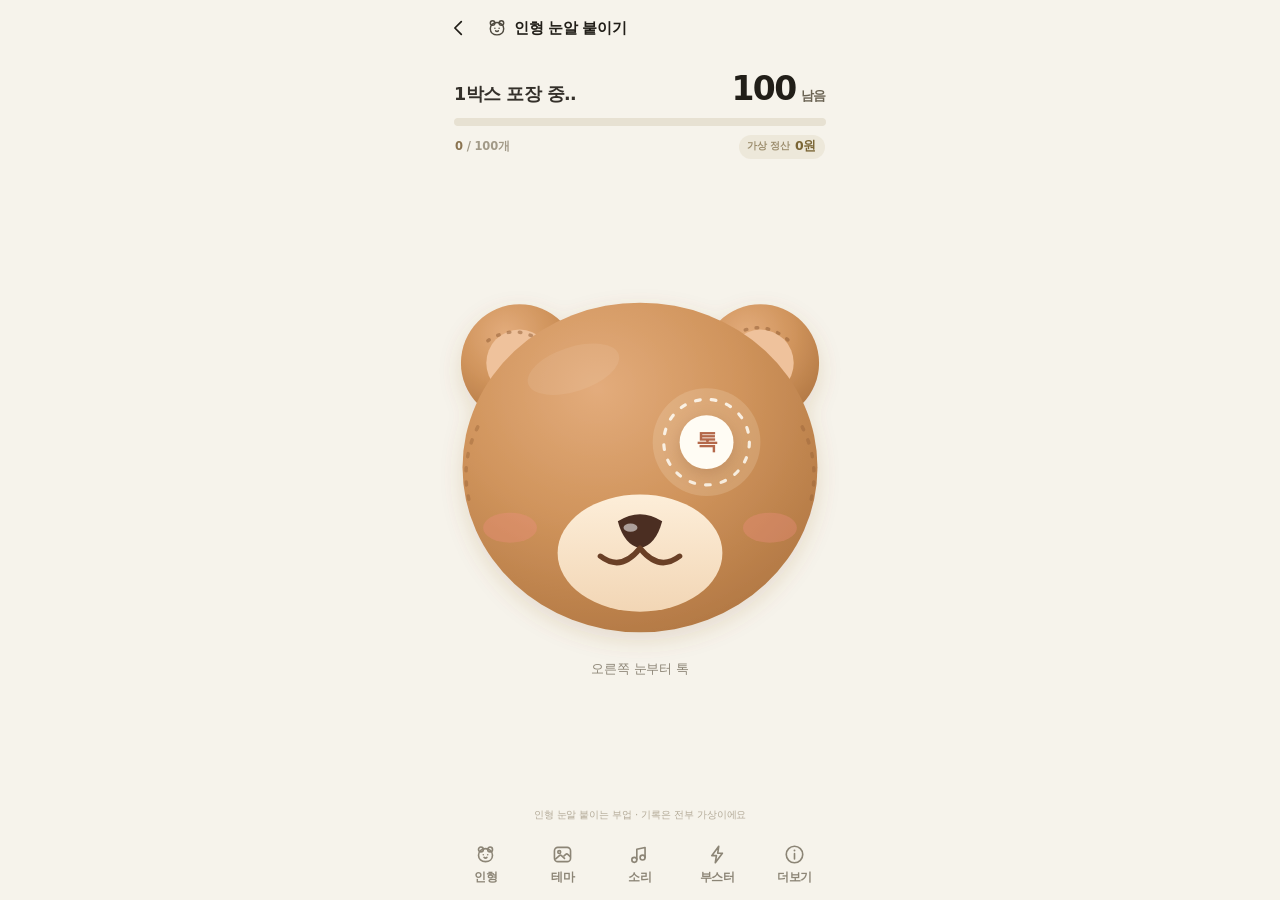
<file: index.html>
<!DOCTYPE html>
<html lang="ko">
<head>
  <meta charset="utf-8" />
  <meta name="viewport" content="width=device-width, initial-scale=1, viewport-fit=cover, user-scalable=no" />
  <meta name="theme-color" content="#F6F3EB" />
  <link rel="icon" href="favicon.svg" type="image/svg+xml" />
  <meta name="description" content="곰돌이와 토끼 인형에 눈알을 톡톡 붙이며 잡생각을 비우는 힐링 엔터테인먼트, 인형 눈알 붙이기." />
  <title>인형 눈알 붙이기</title>
  <link rel="stylesheet" href="styles.css?v=moktak26" />
</head>
<body>
  <div class="app" id="app">

    <!-- 상단: 뒤로가기 · 앱 이름 (토스 미니앱 헤더와 같은 결) -->
    <header class="topbar">
      <button class="topbar__back" id="backBtn" type="button" aria-label="뒤로가기">
        <svg viewBox="0 0 24 24" width="22" height="22" fill="none" stroke="currentColor" stroke-width="1.9" stroke-linecap="round" stroke-linejoin="round" aria-hidden="true">
          <path d="M14.5 5 7.5 12l7 7" />
        </svg>
      </button>
      <span class="topbar__mark" aria-hidden="true">
        <svg viewBox="0 0 24 24" width="22" height="22" fill="none" stroke="currentColor" stroke-width="1.6" stroke-linecap="round" stroke-linejoin="round">
          <circle cx="7.2" cy="6.6" r="2.5" />
          <circle cx="16.8" cy="6.6" r="2.5" />
          <path d="M12 5.9c4.2 0 7.3 2.9 7.3 6.9s-3.1 6.7-7.3 6.7-7.3-2.7-7.3-6.7S7.8 5.9 12 5.9Z" />
          <path d="M9.7 12.2h.01M14.3 12.2h.01" />
          <path d="M10.5 15.1c.9.8 2.1.8 3 0" />
        </svg>
      </span>
      <h1 class="topbar__title">인형 눈알 붙이기</h1>
    </header>

    <!-- 상단: 이번 박스 포장 진행 + 오늘 현황 + 가상 정산 (한 곳에 통합 · 1박스 = 100개) -->
    <section class="progress" aria-label="이번 박스 포장 진행과 가상 정산">
      <div class="progress__head">
        <p class="progress__label" id="progressLabel">1박스 포장 중..</p>
        <span class="focus-pill" id="focusPill" hidden>집중 <b id="focusTimer">30</b>초</span>
        <p class="progress__count"><b id="remainCount">100</b><span>남음</span></p>
      </div>
      <div class="progress__track" role="progressbar" aria-label="이번 박스 포장" aria-valuemin="0" aria-valuemax="100" aria-valuenow="0" id="progressBar">
        <span class="progress__fill" id="progressFill"><i class="progress__shine" aria-hidden="true"></i></span>
        <span class="progress__tip" id="progressTip" aria-hidden="true"></span>
      </div>
      <div class="progress__meta">
        <p class="progress__inbox" id="inBoxLine"><b>0</b> / 100개</p>
        <p class="progress__payout" id="payoutChip">
          <span class="progress__payout-label">가상 정산</span>
          <b class="progress__payout-amount" id="payoutAmount">0원</b>
        </p>
      </div>
    </section>

    <!-- 인형 (화면의 주인공) -->
    <main class="stage" id="stage">
      <div class="doll-area" id="dollArea">
        <svg id="dollSvg" class="doll-svg" viewBox="34 0 252 294" role="img" aria-label="눈이 없는 인형. 인형 얼굴을 톡톡 눌러 눈을 붙여 주세요.">
          <defs>
            <radialGradient id="furBear" cx="38%" cy="26%" r="84%">
              <stop offset="0%" stop-color="#E3AC7C"/>
              <stop offset="48%" stop-color="#D0945C"/>
              <stop offset="100%" stop-color="#AE7440"/>
            </radialGradient>
            <radialGradient id="furRabbit" cx="38%" cy="24%" r="86%">
              <stop offset="0%" stop-color="#FFFDFA"/>
              <stop offset="52%" stop-color="#F7E5D0"/>
              <stop offset="100%" stop-color="#DDBC9A"/>
            </radialGradient>
            <linearGradient id="muzzleBear" x1="0" y1="0" x2="0" y2="1">
              <stop offset="0%" stop-color="#FDEED9"/>
              <stop offset="100%" stop-color="#F2D6B5"/>
            </linearGradient>
            <linearGradient id="muzzleRabbit" x1="0" y1="0" x2="0" y2="1">
              <stop offset="0%" stop-color="#FFFFFF"/>
              <stop offset="100%" stop-color="#FDEFE2"/>
            </linearGradient>
            <linearGradient id="ribbonSpecial" x1="0" y1="0" x2="1" y2="1">
              <stop offset="0%" stop-color="#FFE28A"/>
              <stop offset="45%" stop-color="#FFC24D"/>
              <stop offset="100%" stop-color="#F0A227"/>
            </linearGradient>
            <!-- 특별 주문 인형: 황금 털 / 리본 털 -->
            <radialGradient id="furGold" cx="36%" cy="24%" r="86%">
              <stop offset="0%" stop-color="#FFF6D4"/>
              <stop offset="42%" stop-color="#F8D172"/>
              <stop offset="78%" stop-color="#E3A32E"/>
              <stop offset="100%" stop-color="#BC7A15"/>
            </radialGradient>
            <linearGradient id="muzzleGold" x1="0" y1="0" x2="0" y2="1">
              <stop offset="0%" stop-color="#FFFAE4"/>
              <stop offset="100%" stop-color="#F6E1AB"/>
            </linearGradient>
            <radialGradient id="furRose" cx="38%" cy="24%" r="86%">
              <stop offset="0%" stop-color="#FFF4F5"/>
              <stop offset="52%" stop-color="#FBD9DF"/>
              <stop offset="100%" stop-color="#E6ADB7"/>
            </radialGradient>
            <linearGradient id="muzzleRose" x1="0" y1="0" x2="0" y2="1">
              <stop offset="0%" stop-color="#FFFFFF"/>
              <stop offset="100%" stop-color="#FCE4E8"/>
            </linearGradient>
            <radialGradient id="glowWarm">
              <stop offset="0%" stop-color="#FFD98F" stop-opacity="0.55"/>
              <stop offset="60%" stop-color="#FFD98F" stop-opacity="0.16"/>
              <stop offset="100%" stop-color="#FFD98F" stop-opacity="0"/>
            </radialGradient>
            <radialGradient id="glowRose">
              <stop offset="0%" stop-color="#FFC9D6" stop-opacity="0.5"/>
              <stop offset="60%" stop-color="#FFC9D6" stop-opacity="0.14"/>
              <stop offset="100%" stop-color="#FFC9D6" stop-opacity="0"/>
            </radialGradient>
            <filter id="plushShadow" x="-30%" y="-30%" width="160%" height="170%">
              <feDropShadow dx="0" dy="5" stdDeviation="7" flood-color="#8C5A34" flood-opacity="0.16"/>
            </filter>
          </defs>
          
          <g id="bodyLayer"></g>
          <g id="guideLayer"></g>
          <g id="eyesLayer"></g>
          <g id="fxLayer"></g>
        </svg>

        <div class="pop-layer" id="popLayer" aria-hidden="true"></div>
      </div>

      <!-- 지금 할 일 한 줄 -->
      <p class="hint" id="hint" aria-live="polite">눈을 톡 눌러 보세요</p>
    </main>

    <!-- 고지 한 줄: 탭 바 바로 위에 아주 은은하게 -->
    <p class="notice-line">인형 눈알 붙이는 부업 · 기록은 전부 가상이에요</p>

    <!-- 하단 아이콘 탭 바 -->
    <nav class="tabbar" aria-label="메뉴">
      <button class="tab" id="tabDoll" type="button">
        <svg class="tab__icon" viewBox="0 0 24 24" fill="none" stroke="currentColor" stroke-width="1.7" stroke-linecap="round" stroke-linejoin="round" aria-hidden="true">
          <circle cx="7.2" cy="6.7" r="2.5" />
          <circle cx="16.8" cy="6.7" r="2.5" />
          <path d="M12 5.9c4.2 0 7.3 2.9 7.3 6.9s-3.1 6.7-7.3 6.7-7.3-2.7-7.3-6.7S7.8 5.9 12 5.9Z" />
          <path d="M9.7 12.2h.01M14.3 12.2h.01" />
          <path d="M10.5 15.1c.9.8 2.1.8 3 0" />
        </svg>
        <span class="tab__label">인형</span>
      </button>

      <button class="tab" id="tabTheme" type="button">
        <svg class="tab__icon" viewBox="0 0 24 24" fill="none" stroke="currentColor" stroke-width="1.7" stroke-linecap="round" stroke-linejoin="round" aria-hidden="true">
          <rect x="3.6" y="4.6" width="16.8" height="14.8" rx="3.6" />
          <circle cx="8.6" cy="9.5" r="1.5" />
          <path d="m4.9 16.6 3.9-3.5a1.6 1.6 0 0 1 2.1 0l3.2 2.9" />
          <path d="m13.6 13.5 1.8-1.6a1.6 1.6 0 0 1 2.1 0l2.4 2.2" />
        </svg>
        <span class="tab__label">테마</span>
      </button>

      <button class="tab" id="tabSound" type="button" aria-pressed="true">
        <svg class="tab__icon ico-on" viewBox="0 0 24 24" fill="none" stroke="currentColor" stroke-width="1.7" stroke-linecap="round" stroke-linejoin="round" aria-hidden="true">
          <path d="M9.2 17.1V6.6l8.6-1.9v10.4" />
          <circle cx="6.6" cy="17.6" r="2.6" />
          <circle cx="15.2" cy="15.2" r="2.6" />
        </svg>
        <svg class="tab__icon ico-off" viewBox="0 0 24 24" fill="none" stroke="currentColor" stroke-width="1.7" stroke-linecap="round" stroke-linejoin="round" aria-hidden="true">
          <path d="M9.2 17.1V6.6l8.6-1.9v10.4" />
          <circle cx="6.6" cy="17.6" r="2.6" />
          <circle cx="15.2" cy="15.2" r="2.6" />
          <path d="m4.4 4.2 15.2 15.6" />
        </svg>
        <span class="tab__label">소리</span>
      </button>

      <button class="tab" id="tabBoost" type="button">
        <svg class="tab__icon" viewBox="0 0 24 24" fill="none" stroke="currentColor" stroke-width="1.7" stroke-linecap="round" stroke-linejoin="round" aria-hidden="true">
          <path d="M13.3 3.4 6 13.2h4.9L9.7 20.6l7.4-9.9h-4.9z" />
        </svg>
        <span class="tab__label">부스터</span>
      </button>

      <button class="tab" id="tabMore" type="button">
        <svg class="tab__icon" viewBox="0 0 24 24" fill="none" stroke="currentColor" stroke-width="1.7" stroke-linecap="round" stroke-linejoin="round" aria-hidden="true">
          <circle cx="12" cy="12" r="8.6" />
          <path d="M12 11.1v5.5" />
          <circle cx="12" cy="7.9" r="1" fill="currentColor" stroke="none" />
        </svg>
        <span class="tab__label">더보기</span>
      </button>
    </nav>
  </div>

  <!-- ================= 더보기 메뉴 ================= -->
  <div class="sheet" id="moreSheet" data-overlay hidden>
    <div class="sheet__backdrop" data-close="moreSheet"></div>
    <div class="sheet__wrap">
      <div class="sheet__card" role="dialog" aria-modal="true" aria-label="더보기 메뉴">
        <button class="row" id="shareBtn" type="button">
          <svg class="row__icon" viewBox="0 0 24 24" fill="none" stroke="currentColor" stroke-width="1.7" stroke-linecap="round" stroke-linejoin="round" aria-hidden="true">
            <path d="M12 15.4V4.5" />
            <path d="m8.3 8.1 3.7-3.7 3.7 3.7" />
            <path d="M5.6 13.1v5.2a1.7 1.7 0 0 0 1.7 1.7h9.4a1.7 1.7 0 0 0 1.7-1.7v-5.2" />
          </svg>
          <span class="row__label">친구에게 공유</span>
        </button>

        <button class="row" id="notifyBtn" type="button">
          <svg class="row__icon" viewBox="0 0 24 24" fill="none" stroke="currentColor" stroke-width="1.7" stroke-linecap="round" stroke-linejoin="round" aria-hidden="true">
            <path d="M18.1 16.3H5.9c1.1-1.2 1.5-2.8 1.5-4.5 0-2.6 1.9-4.7 4.6-4.7s4.6 2.1 4.6 4.7c0 1.7.4 3.3 1.5 4.5Z" />
            <path d="M10.2 19.1a1.9 1.9 0 0 0 3.6 0" />
          </svg>
          <span class="row__label">알림 받기</span>
          <span class="row__note" id="notifyNote" hidden>켜짐</span>
        </button>

        <button class="row" id="recordBtn" type="button">
          <svg class="row__icon" viewBox="0 0 24 24" fill="none" stroke="currentColor" stroke-width="1.7" stroke-linecap="round" stroke-linejoin="round" aria-hidden="true">
            <circle cx="12" cy="12" r="3.1" />
            <path d="M12 3.6v2.1M12 18.3v2.1M3.6 12h2.1M18.3 12h2.1M6.1 6.1l1.5 1.5M16.4 16.4l1.5 1.5M17.9 6.1l-1.5 1.5M7.6 16.4l-1.5 1.5" />
          </svg>
          <span class="row__label">설정 및 기록</span>
        </button>

        <button class="row" id="aboutBtn" type="button">
          <svg class="row__icon" viewBox="0 0 24 24" fill="none" stroke="currentColor" stroke-width="1.7" stroke-linecap="round" stroke-linejoin="round" aria-hidden="true">
            <circle cx="12" cy="12" r="8.6" />
            <path d="M12 11.1v5.5" />
            <circle cx="12" cy="7.9" r="1" fill="currentColor" stroke="none" />
          </svg>
          <span class="row__label">안내 및 출처</span>
        </button>
      </div>
    </div>
  </div>

  <!-- ================= 인형 바꾸기 ================= -->
  <div class="sheet" id="dollSheet" data-overlay hidden>
    <div class="sheet__backdrop" data-close="dollSheet"></div>
    <div class="sheet__wrap">
      <div class="sheet__card" role="dialog" aria-modal="true" aria-label="인형 바꾸기">
        <p class="sheet__head">인형 바꾸기</p>
        <button class="opt" id="optBear" type="button" data-doll="bear">
          <span class="opt__face" aria-hidden="true">
            <svg viewBox="0 0 32 32" fill="none">
              <circle cx="16" cy="18" r="10" fill="#DDA36E" />
              <circle cx="7.5" cy="9.5" r="4.2" fill="#DDA36E" />
              <circle cx="24.5" cy="9.5" r="4.2" fill="#DDA36E" />
              <circle cx="12.4" cy="17.4" r="1.5" fill="#3B2A22" />
              <circle cx="19.6" cy="17.4" r="1.5" fill="#3B2A22" />
              <path d="M14.4 21.4q1.6 1.3 3.2 0" stroke="#3B2A22" stroke-width="1.3" stroke-linecap="round" />
            </svg>
          </span>
          <span class="opt__label">곰돌이</span>
          <svg class="opt__check" viewBox="0 0 24 24" width="20" height="20" fill="none" stroke="currentColor" stroke-width="2" stroke-linecap="round" stroke-linejoin="round" aria-hidden="true"><path d="m5.5 12.6 4.2 4.2 8.8-9.6" /></svg>
        </button>
        <button class="opt" id="optRabbit" type="button" data-doll="rabbit">
          <span class="opt__face" aria-hidden="true">
            <svg viewBox="0 0 32 32" fill="none">
              <ellipse cx="11.5" cy="8.5" rx="3.3" ry="6.3" fill="#F3E3D0" stroke="#E2CDB4" stroke-width="0.8" />
              <ellipse cx="20.5" cy="8.5" rx="3.3" ry="6.3" fill="#F3E3D0" stroke="#E2CDB4" stroke-width="0.8" />
              <circle cx="16" cy="19.5" r="9.4" fill="#FBF1E4" />
              <circle cx="12.7" cy="18.6" r="1.5" fill="#3B2A22" />
              <circle cx="19.3" cy="18.6" r="1.5" fill="#3B2A22" />
              <path d="M14.6 22.4q1.4 1.2 2.8 0" stroke="#3B2A22" stroke-width="1.3" stroke-linecap="round" />
            </svg>
          </span>
          <span class="opt__label">토끼</span>
          <svg class="opt__check" viewBox="0 0 24 24" width="20" height="20" fill="none" stroke="currentColor" stroke-width="2" stroke-linecap="round" stroke-linejoin="round" aria-hidden="true"><path d="m5.5 12.6 4.2 4.2 8.8-9.6" /></svg>
        </button>
      </div>
    </div>
  </div>

  <!-- ================= 테마 ================= -->
  <div class="sheet" id="themeSheet" data-overlay hidden>
    <div class="sheet__backdrop" data-close="themeSheet"></div>
    <div class="sheet__wrap">
      <div class="sheet__card" role="dialog" aria-modal="true" aria-label="배경 테마">
        <p class="sheet__head">배경 테마</p>
        <div class="swatches" id="swatches" role="group" aria-label="배경 테마"></div>
        <button class="row" id="ribbonRow" type="button">
          <svg class="row__icon" viewBox="0 0 24 24" fill="none" stroke="currentColor" stroke-width="1.7" stroke-linecap="round" stroke-linejoin="round" aria-hidden="true">
            <path d="M12 3.6 14 9l5.8.6-4.3 3.8 1.2 5.7L12 16.3 7.3 19.1l1.2-5.7L4.2 9.6 10 9z" />
          </svg>
          <span class="row__label">스페셜 배경</span>
          <span class="row__note" id="ribbonNote">광고 보고 열기</span>
        </button>
      </div>
    </div>
  </div>

  <!-- ================= 알림 받기 (버튼을 눌렀을 때만) ================= -->
  <div class="notify" id="notifySheet" data-overlay hidden>
    <div class="notify__backdrop" data-close="notifySheet"></div>
    <div class="notify__panel" role="dialog" aria-modal="true" aria-labelledby="notifyTitle">
      <h2 class="notify__title" id="notifyTitle">매일 인형 눈알 알림을<br />보내드릴까요?</h2>
      <p class="notify__sub" id="notifySub">눈알 붙일 시간, 살짝 알려드릴게요</p>

      <div class="notify__preview">
        <span class="notify__icon" aria-hidden="true">
          <svg viewBox="0 0 32 32" fill="none">
            <circle cx="16" cy="18.5" r="9" fill="#DDA36E" />
            <circle cx="8.4" cy="10.4" r="3.7" fill="#DDA36E" />
            <circle cx="23.6" cy="10.4" r="3.7" fill="#DDA36E" />
            <circle cx="12.8" cy="17.6" r="1.4" fill="#3B2A22" />
            <circle cx="19.2" cy="17.6" r="1.4" fill="#3B2A22" />
            <path d="M14.6 21.4q1.4 1.2 2.8 0" stroke="#3B2A22" stroke-width="1.2" stroke-linecap="round" />
          </svg>
        </span>
        <div class="notify__text">
          <p class="notify__text-title">오늘의 눈알</p>
          <p class="notify__text-body" id="notifyPreview">오늘 남은 눈알, 인형에 톡 붙이러 오세요.</p>
        </div>
      </div>

      <p class="notify__consent" id="notifyConsent">선택 · 인형 눈알 알림 신청서</p>

      <button class="btn-toss" id="notifyAgree" type="button">동의하고 알림받기</button>
      <button class="btn-toss btn-toss--ghost" id="notifyLater" type="button">나중에</button>
    </div>
  </div>

  <!-- ================= 종료 확인 ================= -->
  <div class="modal" id="exitModal" data-overlay hidden>
    <div class="modal-backdrop" data-close="exitModal"></div>
    <div class="modal-card" role="dialog" aria-modal="true" aria-labelledby="exitTitle">
      <h2 id="exitTitle">앱을 종료할까요?</h2>
      <p>지금까지 만든 인형 <b id="exitTotal">0</b>개는 기기에 저장돼요.<br />내일 또 만나요!</p>
      <div class="modal-actions">
        <button class="btn btn--ghost" id="exitStay" type="button">계속 만들기</button>
        <button class="btn btn--dark" id="exitLeave" type="button">나가기</button>
      </div>
    </div>
  </div>

  <!-- ================= 설정 및 기록 ================= -->
  <div class="modal" id="recordModal" data-overlay hidden>
    <div class="modal-backdrop" data-close="recordModal"></div>
    <div class="modal-card modal-card--left" role="dialog" aria-modal="true" aria-labelledby="recordTitle">
      <h2 id="recordTitle">설정 및 기록</h2>
      <p class="modal-lead">기록은 이 기기의 브라우저에만 저장돼요.</p>
      <div class="stat-grid">
        <span>완성한 인형<strong id="statTotal">0</strong></span>
        <span>오늘 완성<strong id="statToday">0</strong></span>
        <span>특별 주문<strong id="statEvent">0</strong></span>
      </div>
      <div class="switch-row">
        <span>눈 위치 가이드</span>
        <button class="switch" id="guideSwitch" type="button" role="switch" aria-checked="true" aria-label="눈 위치 가이드">
          <i aria-hidden="true"></i>
        </button>
      </div>
      <div class="switch-row">
        <span>진동(햅틱)</span>
        <button class="switch" id="hapticSwitch" type="button" role="switch" aria-checked="true" aria-label="진동(햅틱)">
          <i aria-hidden="true"></i>
        </button>
      </div>
      <div class="modal-actions">
        <button class="btn btn--ghost" id="resetBtn" type="button">기록 초기화</button>
        <button class="btn btn--primary" type="button" data-close="recordModal">확인</button>
      </div>
    </div>
  </div>

  <!-- ================= 안내 및 출처 ================= -->
  <div class="modal" id="aboutModal" data-overlay hidden>
    <div class="modal-backdrop" data-close="aboutModal"></div>
    <div class="modal-card modal-card--left" role="dialog" aria-modal="true" aria-labelledby="aboutTitle">
      <h2 id="aboutTitle">안내 및 출처</h2>
      <dl class="about-list">
        <dt>랜덤 눈 순서</dt>
        <dd>인형마다 <b>왼쪽·오른쪽</b> 중 먼저 붙일 눈이 랜덤으로 정해져요. 점선 가이드와 한 줄 안내가 가리키는 눈을 톡 누르면 정위치에 깔끔하게 붙어요. 순서와 상관없이 언제 누르든 실패 없이 붙어요.</dd>
        <dt>비게임(엔터테인먼트) 기준</dt>
        <dd>이 앱은 <b>승패·점수·콤보·등급·제한시간·순위가 없는</b> 힐링 엔터테인먼트예요. 맞히고 틀리는 판정도 없고, 실수해도 벌점이나 멈춤이 없어요. 그저 눈알을 톡톡 붙이며 잠깐 쉬어가는 앱이에요.</dd>
        <dt>가상 정산</dt>
        <dd>화면 위 정산 금액은 앱을 즐기기 위한 <b>가상의 숫자</b>예요. 실제 현금이나 토스포인트로 지급되지 않아요.</dd>
        <dt>광고</dt>
        <dd>화면 아래 <b>배너 광고</b>는 앱을 쓰는 동안 조용히 보여요. 보상형 광고(집중 모드·스페셜 배경)는 <b>사전 안내를 거쳐</b> 재생되고, 쉬어가기 카드는 광고 없이 이어져요.</dd>
        <dt>알림</dt>
        <dd>알림은 <b>동의한 경우에만</b> 매일 저녁 8시에 보내요. 더보기 → 알림 받기에서 언제든 끌 수 있어요.</dd>
        <dt>그림과 소리</dt>
        <dd>인형 그림은 직접 그린 인라인 SVG, 소리는 Web Audio로 만든 합성음이에요. 외부 이미지·폰트·음원 요청은 없어요.</dd>
        <dt>진동(햅틱)</dt>
        <dd>눈을 붙일 때와 인형을 완성할 때 손끝으로 살짝 알려드려요. 토스 앱에서는 토스 햅틱으로, 안드로이드 웹 브라우저에서는 짧은 진동으로 울려요. 진동을 지원하지 않는 환경(iOS 사파리 등)에서는 조용히 넘어가고, 더보기 → 설정 및 기록에서 끌 수 있어요.</dd>
        <dt>저장</dt>
        <dd>만든 인형 수와 설정은 이 기기의 브라우저 저장소에만 남아요.</dd>
      </dl>
      <div class="modal-actions">
        <button class="btn btn--primary" type="button" data-close="aboutModal">확인</button>
      </div>
    </div>
  </div>

  <!-- ================= 광고 사전 안내 ================= -->
  <div class="modal" id="adNoticeModal" data-overlay hidden>
    <div class="modal-backdrop" data-close="adNoticeModal"></div>
    <div class="modal-card" role="dialog" aria-modal="true" aria-labelledby="adNoticeTitle">
      <span class="pill pill--ad">광고 안내</span>
      <h2 id="adNoticeTitle">광고를 보고 이어서 즐겨요</h2>
      <p id="adNoticeDesc">광고 시청 후 적용돼요.</p>
      <p class="ad-notice-note">광고는 몇 초간 재생되고, 끝까지 보면 적용돼요. 중간에 닫으면 적용되지 않아요.</p>
      <div class="modal-actions">
        <button class="btn btn--ghost" id="adCancel" type="button">다음에</button>
        <button class="btn btn--primary" id="adConfirm" type="button">광고 보기</button>
      </div>
    </div>
  </div>

  <!-- ================= 광고 재생 (데모) ================= -->
  <div class="modal modal--ad" id="adPlayerModal" data-overlay hidden>
    <div class="modal-backdrop"></div>
    <div class="ad-player" role="dialog" aria-modal="true" aria-labelledby="adPlayerTitle">
      <div class="ad-player__top">
        <span class="pill pill--demo" id="adPlayerKind">보상형 광고 (데모)</span>
        <span class="ad-player__left" id="adPlayerLeft">5초</span>
      </div>
      <div class="ad-player__scene" aria-hidden="true">
        <div class="ad-scene__bear">🧸</div>
        <div class="ad-scene__copy" id="adPlayerTitle">곰돌이도 깜짝 놀란<br />광고 시청 시간</div>
        <div class="ad-scene__spark">✦</div>
        <div class="ad-scene__spark ad-scene__spark--2">✦</div>
      </div>
      <div class="ad-player__bar"><span id="adPlayerFill"></span></div>
      <p class="ad-player__note">데모 광고예요. 실제 광고가 아닙니다.<br />끝까지 보면 적용돼요.</p>
    </div>
  </div>

  <!-- ================= 쉬어가기 카드 (배너를 눌렀을 때만) ================= -->
  <div class="modal" id="restModal" data-overlay hidden>
    <div class="modal-backdrop" data-close="restModal"></div>
    <div class="modal-card modal-card--rest" role="dialog" aria-modal="true" aria-labelledby="restTitle">
      <div class="rest-burst" id="restBurst" aria-hidden="true"></div>
      <span class="pill pill--coral" id="restPill">잠깐 쉬어가요</span>
      <h2 id="restTitle">인형 10개 완성!</h2>
      <p id="restMessage">어깨 한 번 펴고, 물 한 모금 마셔요.</p>
      <div class="rest-summary" id="restSummary"></div>
      <p class="rest-note">쉬는 동안 광고는 나오지 않아요.</p>
      <div class="modal-actions">
        <button class="btn btn--primary" id="restClose" type="button">계속 만들기</button>
      </div>
    </div>
  </div>

  <!-- 쉬어가기 배너: 흐름을 끊지 않는 가벼운 알림 -->
  <button class="rest-banner" id="restBanner" type="button" hidden>
    <span class="rest-banner__leaf" aria-hidden="true">
      <svg viewBox="0 0 24 24" width="16" height="16" fill="none" stroke="currentColor" stroke-width="1.7" stroke-linecap="round" stroke-linejoin="round">
        <path d="M19.5 4.6c-7.6.3-13 3.8-13 9.7 0 1.6.4 3 1.1 4.1" />
        <path d="M6.3 18.7C4.9 15.4 5.8 11.9 8.6 9.4c2.2-2 5.5-3.1 9-3" />
      </svg>
    </span>
    <span class="rest-banner__text">인형 <b id="restBannerCount">10</b>개 완성! 잠깐 쉬어갈까요?</span>
    <span class="rest-banner__cta">쉬어가기</span>
  </button>

  <div class="toast" id="toast" hidden role="status"></div>

  <!-- 하단 고정 배너 자리: 토스 앱에서 TossAds.attachBanner가 채워요 (높이 102px) -->
  <div class="banner-slot" id="tossBannerSlot" hidden></div>

  <noscript>
    <p style="padding:24px;text-align:center;font-family:sans-serif">이 미니앱을 사용하려면 자바스크립트를 켜 주세요.</p>
  </noscript>

  <script src="app.js?v=moktak26"></script>
</body>
</html>
</file>
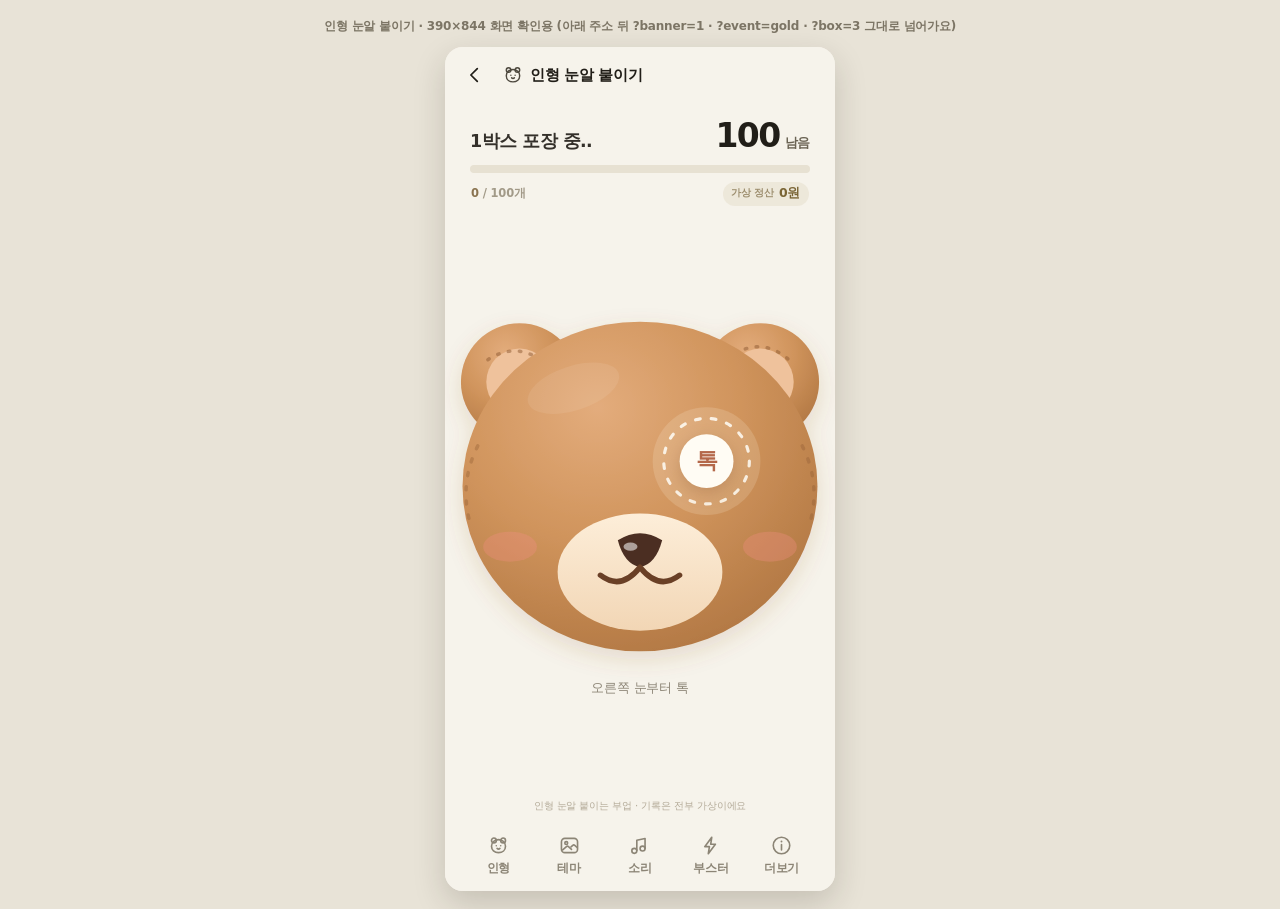
<file: preview-390.html>
<!DOCTYPE html>
<html lang="ko">
<head>
  <meta charset="utf-8" />
  <meta name="viewport" content="width=device-width, initial-scale=1" />
  <title>인형 눈알 붙이기 · 390×844 미리보기</title>
  <style>
    html, body { margin: 0; padding: 0; background: #E8E3D7; font-family: "Pretendard", "Apple SD Gothic Neo", system-ui, sans-serif; }
    .wrap { display: flex; flex-direction: column; align-items: center; gap: 12px; padding: 18px; }
    .wrap p { margin: 0; font-size: 12px; font-weight: 600; letter-spacing: -0.2px; color: #7C7565; }
    iframe { width: 390px; height: 844px; border: 0; border-radius: 18px; background: #F6F3EB; box-shadow: 0 12px 32px rgba(40, 34, 22, 0.18); }
  </style>
</head>
<body>
  <div class="wrap">
    <p>인형 눈알 붙이기 · 390×844 화면 확인용 (아래 주소 뒤 ?banner=1 · ?event=gold · ?box=3 그대로 넘어가요)</p>
    <iframe id="frame" src="./index.html" title="인형 눈알 붙이기 390×844 미리보기"></iframe>
  </div>
  <script>
    (function () {
      var q = window.location.search;
      if (q) document.getElementById('frame').src = './index.html' + q;
    })();
  </script>
</body>
</html>
</file>
<file: styles.css>
/* =========================================================
   인형 눈알 붙이기 — styles.css
   목탁 두드리기 스타일: 크림 배경 · 카드 없는 큰 인형 · 얇은 진행 바 · 아이콘 탭 바
   외부 리소스 없음 (폰트·이미지·CDN 요청 0건)
   ========================================================= */

:root {
  --bg: #F6F3EB;
  --bg-soft: #F1EDE1;
  --card: #FBF8F0;
  --sheet: #F5F0E4;
  --ink: #211E18;
  --ink-2: #4E493F;
  --ink-3: #8C8576;
  --ink-4: #A9A292;
  --line: #E7E1D2;
  --track: #DFD8C7;
  --fill: #B9AE97;
  --blue: #3182F6;
  --blue-deep: #1B64DA;
  --coral: #E8705A;
  --mint: #3FAE8E;
  --shadow-card: 0 18px 46px rgba(62, 52, 32, 0.16), 0 2px 8px rgba(62, 52, 32, 0.05);
  --radius-lg: 24px;
  --radius-md: 18px;
  --banner-h: 0px;   /* 하단 고정 배너 자리 (토스 앱에서 102px) */
  --font: "Pretendard", "Apple SD Gothic Neo", "Malgun Gothic", system-ui, -apple-system, "Segoe UI", sans-serif;
}

* { box-sizing: border-box; }

[hidden] { display: none !important; }

html, body {
  margin: 0;
  padding: 0;
  min-height: 100%;
}

body {
  overflow-x: hidden;
  font-family: var(--font);
  word-break: keep-all;
  overflow-wrap: break-word;
  color: var(--ink);
  background: var(--bg);
  -webkit-font-smoothing: antialiased;
  -webkit-tap-highlight-color: transparent;
  overscroll-behavior-y: none;
}

/* ---------------- 앱 틀 ---------------- */
.app {
  position: relative;
  width: 100%;
  max-width: 430px;
  min-height: 100dvh;
  margin: 0 auto;
  padding: 0 22px;
  display: flex;
  flex-direction: column;
}

/* ---------------- 상단 ---------------- */
.topbar {
  display: flex;
  align-items: center;
  gap: 3px;
  height: 56px;
  flex: 0 0 auto;
  padding-top: env(safe-area-inset-top);
}

.topbar__back {
  width: 38px;
  height: 38px;
  margin-left: -11px;
  display: grid;
  place-items: center;
  border: 0;
  border-radius: 50%;
  background: transparent;
  color: var(--ink);
  cursor: pointer;
  transition: background 0.16s ease, transform 0.16s ease;
}
.topbar__back:active { background: rgba(33, 30, 24, 0.06); transform: scale(0.94); }

.topbar__mark {
  display: grid;
  place-items: center;
  width: 26px;
  height: 26px;
  margin: 0 1px 0 3px;
  color: var(--ink-2);
}

.topbar__title {
  margin: 0;
  font-size: 15px;
  font-weight: 600;
  letter-spacing: -0.35px;
  color: var(--ink);
  white-space: nowrap;
  overflow: hidden;
  text-overflow: ellipsis;
}

/* ---------------- 상단 통합 현황 (박스 진행 + 누적 + 가상 정산) ---------------- */
.progress {
  flex: 0 0 auto;
  margin-top: 16px;
  padding: 0 3px;
}

.progress__head {
  display: flex;
  align-items: baseline;
  gap: 8px;
}

.progress__label {
  margin: 0;
  min-width: 0;
  font-size: 17.5px;
  font-weight: 600;
  letter-spacing: -0.55px;
  color: #34302A;
  white-space: nowrap;
  overflow: hidden;
  text-overflow: ellipsis;
}

.focus-pill {
  padding: 3px 8px 4px;
  border-radius: 999px;
  background: #EEE5CF;
  color: #7A6535;
  font-size: 10.5px;
  font-weight: 700;
  letter-spacing: -0.2px;
  white-space: nowrap;
  animation: chipPop 0.3s ease both;
}
.focus-pill b { font-weight: 800; font-variant-numeric: tabular-nums; }

.progress__count {
  margin: 0 0 0 auto;
  display: flex;
  align-items: baseline;
  gap: 5px;
  white-space: nowrap;
}
.progress__count b {
  display: inline-block;
  font-size: 33px;
  font-weight: 800;
  letter-spacing: -1.6px;
  line-height: 1;
  color: var(--ink);
  font-variant-numeric: tabular-nums;
  transform-origin: 60% 60%;
}
.progress__count span {
  font-size: 13px;
  font-weight: 600;
  letter-spacing: -0.3px;
  color: #6B6454;
}

.progress__track {
  position: relative;
  height: 8px;
  margin-top: 12px;
  border-radius: 999px;
  background: var(--track);
}
.progress__fill {
  position: relative;
  display: block;
  height: 100%;
  width: 0%;
  border-radius: inherit;
  background: linear-gradient(90deg, #EFC365 0%, #E79B5C 55%, #E8775E 100%);
  box-shadow: 0 1px 6px rgba(216, 122, 74, 0.28);
  overflow: hidden;
  transition: width 0.42s cubic-bezier(0.22, 1, 0.36, 1), background 0.3s ease, box-shadow 0.3s ease;
}
/* 지금 채워지는 끝자락에 흐르는 빛 */
.progress__shine {
  position: absolute;
  inset: 0;
  background: linear-gradient(100deg, rgba(255, 255, 255, 0) 30%, rgba(255, 255, 255, 0.62) 48%, rgba(255, 255, 255, 0) 66%);
  background-size: 220% 100%;
  animation: gaugeShine 2.8s linear infinite;
  pointer-events: none;
}
/* 게이지 끝점: 톡 튀는 작은 불빛 */
.progress__tip {
  position: absolute;
  top: 50%;
  left: 0%;
  width: 11px;
  height: 11px;
  margin-left: -5.5px;
  border-radius: 50%;
  background: #FFF7E8;
  box-shadow: 0 0 0 2px rgba(232, 138, 90, 0.28), 0 0 10px 2px rgba(232, 138, 90, 0.45);
  transform: translateY(-50%);
  transition: left 0.42s cubic-bezier(0.22, 1, 0.36, 1), opacity 0.25s ease;
  pointer-events: none;
}
.progress.is-empty .progress__tip { opacity: 0; }

/* 박스 하나를 채운 순간 */
.progress.is-boxdone .progress__fill {
  background: linear-gradient(90deg, #8CCBAE 0%, #6FBF9A 60%, #57AE8A 100%);
  box-shadow: 0 1px 8px rgba(87, 174, 138, 0.34);
}
.progress.is-boxdone .progress__tip {
  box-shadow: 0 0 0 2px rgba(87, 174, 138, 0.3), 0 0 14px 3px rgba(87, 174, 138, 0.5);
}
.progress.is-boxdone .progress__count b { color: #3D6B54; }
.progress.is-boxdone .progress__label { color: #3D6B54; }

/* 인형 하나를 끝낼 때마다 톡 튀는 반응 */
.progress.is-pulse .progress__count b { animation: countBump 0.44s cubic-bezier(0.2, 1.5, 0.4, 1) both; }
.progress.is-pulse .progress__count span { animation: unitFade 0.44s ease both; }
.progress.is-pulse .progress__tip { animation: tipPop 0.44s cubic-bezier(0.2, 1.6, 0.4, 1) both; }
.progress.is-pulse .progress__label { animation: labelNudge 0.44s ease both; }
.progress.is-pulse .progress__payout-amount { animation: payoutPop 0.48s cubic-bezier(0.2, 1.5, 0.4, 1) both; }

/* 게이지 끝에서 톡 튀어 오르는 +1 */
.progress__plus {
  position: absolute;
  top: -3px;
  transform: translateX(-50%);
  font-size: 11px;
  font-style: normal;
  font-weight: 800;
  letter-spacing: -0.3px;
  color: #D9704F;
  pointer-events: none;
  animation: plusFloat 0.85s cubic-bezier(0.2, 0.9, 0.3, 1) forwards;
}

@keyframes gaugeShine {
  0% { background-position: 140% 0; }
  100% { background-position: -40% 0; }
}
@keyframes countBump {
  0% { transform: scale(1); }
  35% { transform: scale(1.22); color: #D9704F; }
  100% { transform: scale(1); }
}
@keyframes unitFade {
  0% { opacity: 0.35; }
  100% { opacity: 1; }
}
@keyframes tipPop {
  0% { transform: translateY(-50%) scale(1); }
  40% { transform: translateY(-50%) scale(1.85); }
  100% { transform: translateY(-50%) scale(1); }
}
@keyframes labelNudge {
  0% { transform: translateX(0); }
  30% { transform: translateX(2px); }
  100% { transform: translateX(0); }
}
@keyframes plusFloat {
  0% { opacity: 0; transform: translate(-50%, 4px) scale(0.8); }
  25% { opacity: 1; transform: translate(-50%, -2px) scale(1); }
  100% { opacity: 0; transform: translate(-50%, -16px) scale(1); }
}
@keyframes payoutPop {
  0% { transform: scale(1); }
  38% { transform: scale(1.14); color: #C97A46; }
  100% { transform: scale(1); }
}

/* 바 바로 아래 보조 메타 줄: 왼쪽 누적·이번 박스 / 오른쪽 가상 정산 배지 */
.progress__meta {
  display: flex;
  align-items: center;
  justify-content: space-between;
  gap: 10px;
  margin-top: 9px;
  padding: 0 1px;
}

.progress__inbox {
  margin: 0;
  min-width: 0;
  font-size: 11.5px;
  font-weight: 600;
  letter-spacing: -0.18px;
  line-height: 1.2;
  color: #A29A88;
  font-variant-numeric: tabular-nums;
  white-space: nowrap;
  overflow: hidden;
  text-overflow: ellipsis;
}
.progress__inbox b { font-weight: 800; color: #8A7350; }
.progress__inbox .u { font-weight: 500; color: #ADA491; }

.progress__payout {
  margin: 0;
  flex: 0 0 auto;
  display: inline-flex;
  align-items: center;
  gap: 5px;
  padding: 3px 9px 4px 8px;
  border-radius: 999px;
  background: rgba(190, 168, 124, 0.15);
  white-space: nowrap;
  transition: background 0.3s ease;
}
.progress__payout-label {
  font-size: 9.5px;
  font-weight: 600;
  letter-spacing: -0.1px;
  color: #9C8D6D;
}
.progress__payout-amount {
  display: inline-block;
  font-size: 12.5px;
  font-weight: 800;
  letter-spacing: -0.35px;
  color: #7A6535;
  font-variant-numeric: tabular-nums;
  transform-origin: 50% 70%;
}
.progress.is-boxdone .progress__inbox b,
.progress.is-boxdone .progress__payout-amount { color: #3D6B54; }
.progress.is-boxdone .progress__payout { background: rgba(108, 170, 140, 0.16); }
.progress.is-boxdone .progress__payout-label,
.progress.is-boxdone .progress__inbox { color: #7E9E8C; }

/* ---------------- 인형 무대 (카드 없음) ---------------- */
.stage {
  position: relative;
  flex: 1 1 auto;
  min-height: 0;
  display: flex;
  flex-direction: column;
  align-items: center;
  justify-content: center;
  padding: 4px 0 0;
  touch-action: manipulation;
}

.doll-area {
  position: relative;
  width: 100%;
  flex: 0 1 auto;
  display: flex;
  align-items: center;
  justify-content: center;
}

.doll-svg {
  flex: 0 0 auto;
  width: min(96vw, 50dvh, 374px);
  height: auto;
  display: block;
  overflow: visible;
  cursor: pointer;
  touch-action: manipulation;
  user-select: none;
  -webkit-user-select: none;
}


.doll-svg.is-enter #bodyLayer { animation: dollEnter 0.26s cubic-bezier(0.2, 1.2, 0.35, 1) both; }
.doll-svg.is-float #bodyLayer { animation: dollFloat 4s ease-in-out infinite; }
.doll-svg.is-happy #bodyLayer { animation: dollHappy 0.34s cubic-bezier(0.3, 1.4, 0.4, 1); }
.doll-svg.is-peek #bodyLayer { animation: dollPeek 0.45s ease-in-out; }

/* 특별 주문 인형: 은은하게 번지는 빛과 장식 */
.event-glow {
  transform-box: fill-box;
  transform-origin: center;
  animation: eventGlow 3.2s ease-in-out infinite;
}
.event-deco { filter: drop-shadow(0 2px 3px rgba(120, 80, 30, 0.22)); }

/* ---------------- 눈알 ---------------- */
.eye { transform-box: view-box; }
.eye-inner {
  transform-box: fill-box;
  transform-origin: center;
  animation: eyePress 0.15s cubic-bezier(0.2, 1.2, 0.4, 1) both;
}
.eye .eye-white { fill: #fffdf8; stroke: rgba(96, 62, 40, 0.24); stroke-width: 1.4; }
.eye .eye-iris { fill: #3b2a22; }
.eye .eye-glint { fill: #fff; }

.ripple {
  fill: none;
  stroke: #C98563;
  stroke-width: 2;
  transform-box: fill-box;
  transform-origin: center;
  animation: rippleOut 0.34s ease-out forwards;
}
.glue {
  fill: #F3E1BC;
  opacity: 0.8;
  transform-box: fill-box;
  transform-origin: center;
  animation: glueSquish 0.32s ease-out forwards;
}

/* ---------------- 톡톡 가이드 ---------------- */
.guide-halo { fill: #FFF6E4; opacity: 0.16; animation: guideHalo 2.2s ease-in-out infinite; }
.guide-ring {
  fill: none;
  stroke: #FFFDF6;
  stroke-width: 2;
  stroke-dasharray: 3 7;
  stroke-linecap: round;
  opacity: 0.85;
  animation: guideSpin 9s linear infinite;
}
.guide-ring.is-soft { opacity: 0.38; }

.tap-pointer { filter: drop-shadow(0 3px 5px rgba(110, 62, 34, 0.22)); }
.tap-pointer__bob { animation: pointerBob 1.2s ease-in-out infinite; }
.tap-pointer__label {
  font-family: var(--font);
  font-size: 14px;
  font-weight: 800;
  letter-spacing: -0.2px;
  fill: #B4684A;
}

/* ---------------- 한 줄 안내 ---------------- */
.hint {
  position: relative;
  z-index: 2;
  flex: 0 0 auto;
  margin: 8px 0 0;
  min-height: 20px;
  display: flex;
  align-items: center;
  justify-content: center;
  padding: 0 6px;
  text-align: center;
  font-size: 13px;
  font-weight: 500;
  line-height: 1.45;
  letter-spacing: -0.25px;
  color: var(--ink-3);
}
.hint.is-reaction {
  color: #3C372C;
  font-weight: 700;
  animation: hintPop 0.34s cubic-bezier(0.2, 1.5, 0.4, 1) both;
}
.hint.is-event { color: #9A6A16; }
.hint.is-event.is-reaction { color: #8A5C10; }

/* 연출 */
.pop-layer { position: absolute; inset: 0; pointer-events: none; overflow: hidden; z-index: 4; }

.confetti {
  position: absolute;
  top: 0;
  left: 0;
  width: 7px;
  height: 11px;
  border-radius: 2px;
  opacity: 0;
  animation: confettiFall 1.1s ease-out forwards;
}
.spark {
  position: absolute;
  font-size: 12px;
  color: #D9A93F;
  opacity: 0;
  animation: sparkle 0.7s ease-out forwards;
}

/* ---------------- 고지 한 줄 (탭 바 바로 위, 아주 은은하게) ---------------- */
.notice-line {
  flex: 0 0 auto;
  margin: 0;
  padding: 2px 0 0;
  text-align: center;
  font-size: 10px;
  font-weight: 500;
  letter-spacing: -0.1px;
  line-height: 1.4;
  color: #B3AA98;
  white-space: nowrap;
  overflow: hidden;
  text-overflow: ellipsis;
}

/* ---------------- 하단 아이콘 탭 바 ---------------- */
.tabbar {
  flex: 0 0 auto;
  display: grid;
  grid-template-columns: repeat(5, 1fr);
  gap: 0;
  margin: 6px -4px 0;
  padding: 6px 0 calc(8px + env(safe-area-inset-bottom));
}

.tab {
  position: relative;
  display: flex;
  flex-direction: column;
  align-items: center;
  justify-content: center;
  gap: 5px;
  min-height: 58px;
  padding: 6px 0 7px;
  border: 0;
  border-radius: 15px;
  background: transparent;
  color: #8C8576;
  font-family: inherit;
  cursor: pointer;
  transition: background 0.18s ease, color 0.18s ease, transform 0.14s ease;
}
.tab:active { transform: scale(0.96); }
.tab.is-active { background: rgba(60, 50, 30, 0.07); color: var(--ink); }

.tab__icon {
  width: 23px;
  height: 23px;
  display: block;
}
.tab__label {
  font-size: 12px;
  font-weight: 600;
  letter-spacing: -0.3px;
  line-height: 1;
  white-space: nowrap;
}

.tab .ico-off { display: none; }
.tab.is-muted .ico-on { display: none; }
.tab.is-muted .ico-off { display: block; }

/* ---------------- 바텀시트 (더보기 · 인형 · 테마) ---------------- */
.sheet {
  position: fixed;
  inset: 0;
  z-index: 110;
  display: flex;
  align-items: flex-end;
  justify-content: center;
}

.sheet__backdrop {
  position: absolute;
  inset: 0;
  background: rgba(38, 32, 20, 0.38);
  animation: fadeIn 0.2s ease both;
}

.sheet__wrap {
  position: relative;
  z-index: 1;
  width: 100%;
  max-width: 430px;
  padding: 0 14px calc(78px + env(safe-area-inset-bottom));
  animation: sheetUp 0.3s cubic-bezier(0.22, 1, 0.36, 1) both;
}

.sheet__card {
  padding: 7px 6px;
  border-radius: 22px;
  background: var(--sheet);
  box-shadow: 0 24px 60px rgba(46, 38, 22, 0.26);
}

.sheet__head {
  margin: 0;
  padding: 12px 16px 6px;
  font-size: 12.5px;
  font-weight: 600;
  letter-spacing: -0.2px;
  color: var(--ink-3);
}

.row {
  display: flex;
  align-items: center;
  gap: 14px;
  width: 100%;
  min-height: 58px;
  padding: 14px 16px;
  border: 0;
  border-radius: 16px;
  background: transparent;
  font-family: inherit;
  font-size: 15.5px;
  font-weight: 600;
  letter-spacing: -0.4px;
  color: #29251D;
  text-align: left;
  cursor: pointer;
  transition: background 0.15s ease;
}
.row:active { background: rgba(33, 30, 24, 0.06); }
.row__icon { flex: 0 0 auto; width: 22px; height: 22px; color: #38332A; }
.row__label { flex: 1 1 auto; min-width: 0; }
.row__note {
  flex: 0 0 auto;
  font-size: 12px;
  font-weight: 600;
  color: var(--ink-3);
  letter-spacing: -0.2px;
}

/* 인형 · 테마 옵션 */
.opt {
  display: flex;
  align-items: center;
  gap: 13px;
  width: 100%;
  min-height: 62px;
  padding: 10px 16px;
  border: 0;
  border-radius: 16px;
  background: transparent;
  font-family: inherit;
  font-size: 15.5px;
  font-weight: 600;
  letter-spacing: -0.4px;
  color: #29251D;
  text-align: left;
  cursor: pointer;
  transition: background 0.15s ease;
}
.opt:active { background: rgba(33, 30, 24, 0.06); }
.opt__face {
  flex: 0 0 auto;
  width: 34px;
  height: 34px;
  display: grid;
  place-items: center;
  border-radius: 50%;
  background: #EFE9DA;
}
.opt__face svg { width: 30px; height: 30px; display: block; }
.opt__label { flex: 1 1 auto; }
.opt__check { flex: 0 0 auto; color: var(--ink-3); opacity: 0; transform: scale(0.8); transition: opacity 0.15s ease, transform 0.15s ease; }
.opt.is-active .opt__check { opacity: 1; transform: scale(1); }
.opt.is-active .opt__label { font-weight: 700; }

.swatches {
  display: flex;
  gap: 12px;
  padding: 10px 18px 16px;
}
.swatch {
  width: 34px;
  height: 34px;
  padding: 0;
  border: 1px solid rgba(60, 50, 30, 0.14);
  border-radius: 50%;
  cursor: pointer;
  background-clip: content-box;
  transition: transform 0.15s ease, box-shadow 0.15s ease;
}
.swatch:active { transform: scale(0.92); }
.swatch.is-active { box-shadow: 0 0 0 2px var(--bg-soft), 0 0 0 4px #6F6753; }
.swatch--special {
  background:
    linear-gradient(135deg, #FFE28A 0%, #FFC24D 48%, #F0A227 100%);
}

/* ---------------- 알림 동의 시트 (다크) ---------------- */
.notify {
  position: fixed;
  inset: 0;
  z-index: 120;
  display: flex;
  align-items: flex-end;
  justify-content: center;
}

.notify__backdrop {
  position: absolute;
  inset: 0;
  background: rgba(10, 10, 12, 0.55);
  animation: fadeIn 0.2s ease both;
}

.notify__panel {
  position: relative;
  z-index: 1;
  width: 100%;
  max-width: 430px;
  padding: 28px 24px calc(16px + env(safe-area-inset-bottom));
  border-radius: 24px 24px 0 0;
  background: #17171C;
  color: #fff;
  box-shadow: 0 -20px 60px rgba(0, 0, 0, 0.4);
  animation: sheetUp 0.32s cubic-bezier(0.22, 1, 0.36, 1) both;
}

.notify__title {
  margin: 6px 0 10px;
  font-size: 24px;
  font-weight: 800;
  line-height: 1.32;
  letter-spacing: -0.8px;
  color: #fff;
}
.notify__title span { display: block; }

.notify__sub {
  margin: 0 0 22px;
  font-size: 15px;
  font-weight: 500;
  line-height: 1.45;
  letter-spacing: -0.4px;
  color: #8B8B94;
}

.notify__preview {
  display: flex;
  align-items: flex-start;
  gap: 13px;
  padding: 15px 16px;
  border-radius: 16px;
  background: #232329;
}
.notify__icon {
  flex: 0 0 auto;
  width: 38px;
  height: 38px;
  display: grid;
  place-items: center;
  border-radius: 11px;
  background: #0F1B33;
}
.notify__icon svg { width: 30px; height: 30px; display: block; }
.notify__text { min-width: 0; }
.notify__text-title {
  margin: 1px 0 4px;
  font-size: 13.5px;
  font-weight: 700;
  letter-spacing: -0.3px;
  color: #C9C9D2;
}
.notify__text-body {
  margin: 0;
  font-size: 14px;
  font-weight: 500;
  line-height: 1.45;
  letter-spacing: -0.3px;
  color: #9A9AA4;
  word-break: keep-all;
}

.notify__consent {
  margin: 22px 0 10px;
  font-size: 13px;
  font-weight: 500;
  letter-spacing: -0.25px;
  color: #6E6E78;
}

.btn-toss {
  display: block;
  width: 100%;
  min-height: 56px;
  margin-top: 10px;
  padding: 0 16px;
  border: 0;
  border-radius: 14px;
  background: var(--blue);
  color: #fff;
  font-family: inherit;
  font-size: 16px;
  font-weight: 700;
  letter-spacing: -0.4px;
  cursor: pointer;
  transition: transform 0.14s ease, filter 0.14s ease;
}
.btn-toss:active { transform: scale(0.985); filter: brightness(0.94); }
.btn-toss--ghost { background: #2A2A32; color: #C4C4CC; }

/* ---------------- 모달 공통 ---------------- */
.modal {
  position: fixed;
  inset: 0;
  /* 시트(z-index 110) 위에 떠야 해요. 테마 시트에서 여는 보상형 광고 안내·재생 창이
     시트 뒤로 가려지면 버튼을 누를 수 없어서 130으로 올렸습니다. */
  z-index: 130;
  display: grid;
  place-items: center;
  padding: 22px;
}

.modal-backdrop {
  position: absolute;
  inset: 0;
  background: rgba(38, 32, 20, 0.42);
  animation: fadeIn 0.2s ease both;
}

.modal-card {
  position: relative;
  width: 100%;
  max-width: 328px;
  padding: 26px 22px 20px;
  border-radius: var(--radius-lg);
  background: var(--card);
  box-shadow: var(--shadow-card);
  text-align: center;
  animation: modalIn 0.3s cubic-bezier(0.22, 1.25, 0.36, 1) both;
  max-height: 86dvh;
  overflow: auto;
}

.modal-card--left { text-align: left; }

.modal-card h2 {
  margin: 0 0 8px;
  font-size: 19px;
  font-weight: 800;
  letter-spacing: -0.6px;
  color: var(--ink);
}
.modal-card p {
  margin: 0 0 6px;
  word-break: keep-all;
  font-size: 13.5px;
  line-height: 1.6;
  letter-spacing: -0.25px;
  color: var(--ink-2);
}
.modal-card p b { color: var(--ink); }

.modal-lead { font-weight: 600; color: var(--ink-2) !important; margin-top: 2px; }

.modal-actions {
  display: flex;
  gap: 8px;
  margin-top: 18px;
}
.modal-actions .btn { flex: 1; }

.pill {
  display: inline-block;
  padding: 4px 10px;
  border-radius: 999px;
  font-size: 10.5px;
  font-weight: 700;
  letter-spacing: 0.1px;
}
.pill--mint { background: #E1F1E9; color: #2C7B62; }
.pill--coral { background: #F5E2DA; color: #A1563F; }
.pill--ad { background: #F3E9D2; color: #8A6A22; }
.pill--demo { background: rgba(255, 255, 255, 0.14); color: #fff; }

/* 설정 및 기록 */
.stat-grid {
  display: grid;
  grid-template-columns: repeat(3, 1fr);
  gap: 7px;
  margin: 14px 0 10px;
}
.stat-grid span {
  flex: 1;
  padding: 11px 10px;
  border-radius: 14px;
  background: var(--bg-soft);
  text-align: left;
  font-size: 11.5px;
  font-weight: 600;
  color: var(--ink-3);
  letter-spacing: -0.2px;
}
.stat-grid strong {
  display: block;
  margin-top: 3px;
  font-size: 16px;
  font-weight: 800;
  letter-spacing: -0.5px;
  color: var(--ink);
  font-variant-numeric: tabular-nums;
}

.switch-row {
  display: flex;
  align-items: center;
  justify-content: space-between;
  gap: 10px;
  margin-top: 10px;
  padding: 12px 15px;
  border-radius: 14px;
  background: var(--bg-soft);
  font-size: 13px;
  font-weight: 600;
  letter-spacing: -0.25px;
  color: var(--ink-2);
  text-align: left;
}

.switch {
  flex: 0 0 auto;
  width: 44px;
  height: 26px;
  padding: 3px;
  border: 0;
  border-radius: 999px;
  background: rgba(90, 78, 55, 0.2);
  cursor: pointer;
  transition: background 0.2s ease;
}
.switch i {
  display: block;
  width: 20px;
  height: 20px;
  border-radius: 50%;
  background: #fff;
  box-shadow: 0 1px 3px rgba(60, 48, 28, 0.22);
  transition: transform 0.2s cubic-bezier(0.3, 1.2, 0.5, 1);
}
.switch[aria-checked="true"] { background: #6F9B84; }
.switch[aria-checked="true"] i { transform: translateX(18px); }

/* 안내 및 출처 */
.about-list {
  margin: 14px 0 0;
  padding: 0;
  text-align: left;
}
.about-list dt {
  margin-top: 12px;
  font-size: 11.5px;
  font-weight: 700;
  letter-spacing: -0.1px;
  color: var(--ink-3);
}
.about-list dt:first-child { margin-top: 0; }
.about-list dd {
  margin: 3px 0 0;
  font-size: 12.5px;
  line-height: 1.62;
  letter-spacing: -0.25px;
  color: var(--ink-2);
  word-break: keep-all;
}
.about-list b { color: var(--ink); font-weight: 700; }

/* ---------------- 버튼 ---------------- */
.btn {
  min-height: 46px;
  padding: 0 14px;
  border: 0;
  border-radius: 14px;
  font-family: inherit;
  font-size: 14px;
  font-weight: 700;
  letter-spacing: -0.3px;
  cursor: pointer;
  transition: transform 0.14s ease, filter 0.14s ease;
}
.btn:active { transform: scale(0.975); }
.btn--primary { background: var(--blue); color: #fff; }
.btn--primary:active { filter: brightness(0.95); }
.btn--ghost { background: var(--bg-soft); color: var(--ink-2); }
.btn--dark { background: #2B2720; color: #fff; }

/* ---------------- 광고 사전 안내 ---------------- */
.ad-notice-note {
  margin-top: 10px !important;
  padding: 10px 12px;
  border-radius: 12px;
  background: var(--bg-soft);
  font-size: 11px !important;
  line-height: 1.55 !important;
  color: var(--ink-3) !important;
  text-align: left;
}

/* ---------------- 광고 재생 ---------------- */
.modal--ad { padding: 18px; }
.modal--ad .modal-backdrop { background: rgba(22, 20, 16, 0.62); }
.ad-player {
  position: relative;
  z-index: 1;
  width: 100%;
  max-width: 330px;
  padding: 18px;
  border-radius: 24px;
  background: linear-gradient(160deg, #302A22 0%, #423A2E 60%, #26221C 100%);
  color: #fff;
  box-shadow: var(--shadow-card);
  animation: modalIn 0.28s ease both;
  overflow: hidden;
}
.ad-player__top { display: flex; align-items: center; justify-content: space-between; }
.ad-player__left { font-size: 12px; font-weight: 700; color: rgba(255, 255, 255, 0.7); font-variant-numeric: tabular-nums; }

.ad-player__scene {
  position: relative;
  margin: 14px 0;
  padding: 24px 14px;
  border-radius: 18px;
  background: radial-gradient(70% 90% at 50% 20%, rgba(255, 212, 160, 0.22), transparent 70%), rgba(255, 255, 255, 0.05);
  text-align: center;
  min-height: 168px;
  display: grid;
  place-items: center;
  overflow: hidden;
}
.ad-scene__bear { font-size: 54px; animation: adBob 1.6s ease-in-out infinite; }
.ad-scene__copy {
  margin-top: 8px;
  font-size: 14px;
  font-weight: 700;
  line-height: 1.45;
  letter-spacing: -0.3px;
  color: rgba(255, 255, 255, 0.9);
}
.ad-scene__spark { position: absolute; top: 24px; left: 30px; color: #E8C877; font-size: 14px; animation: twinkle 1.4s ease-in-out infinite; }
.ad-scene__spark--2 { top: auto; bottom: 32px; left: auto; right: 32px; font-size: 11px; animation-delay: 0.5s; }

.ad-player__bar { height: 6px; border-radius: 999px; background: rgba(255, 255, 255, 0.15); overflow: hidden; }
.ad-player__bar span { display: block; height: 100%; width: 0%; border-radius: inherit; background: linear-gradient(90deg, #E8C877, #D99A6A); }
.ad-player__note {
  margin: 10px 0 0;
  text-align: center;
  font-size: 10.5px;
  line-height: 1.5;
  color: rgba(255, 255, 255, 0.55);
}

/* ---------------- 쉬어가기 카드 ---------------- */
.modal-card--rest { padding-top: 28px; }

.rest-summary { display: flex; justify-content: center; gap: 8px; margin: 14px 0 0; }
.rest-summary span {
  flex: 1;
  padding: 10px 6px;
  border-radius: 12px;
  background: var(--bg-soft);
  font-size: 10.5px;
  font-weight: 600;
  color: var(--ink-3);
  line-height: 1.35;
}
.rest-summary strong {
  display: block;
  margin-top: 2px;
  font-size: 14px;
  font-weight: 800;
  color: var(--ink);
  font-variant-numeric: tabular-nums;
}

.rest-note {
  margin: 12px 0 0 !important;
  padding: 10px 12px;
  border-radius: 12px;
  background: var(--bg-soft);
  font-size: 11.5px !important;
  color: var(--ink-3) !important;
  line-height: 1.5 !important;
}

.rest-burst { position: absolute; inset: 0; pointer-events: none; overflow: hidden; border-radius: var(--radius-lg); z-index: 0; }
.modal-card--rest > *:not(.rest-burst) { position: relative; z-index: 1; }
.rest-burst i {
  position: absolute;
  top: -12px;
  width: 7px;
  height: 11px;
  border-radius: 2px;
  animation: confettiFall 1.6s ease-out forwards;
}

/* ---------------- 쉬어가기 배너 ---------------- */
.rest-banner {
  position: fixed;
  left: 50%;
  bottom: calc(168px + env(safe-area-inset-bottom));
  z-index: 90;
  transform: translateX(-50%);
  display: flex;
  align-items: center;
  gap: 8px;
  max-width: calc(100vw - 32px);
  padding: 10px 12px 10px 13px;
  border: 1px solid rgba(93, 120, 96, 0.22);
  border-radius: 999px;
  background: #F3F4E9;
  color: #4C6047;
  font-family: inherit;
  font-size: 12px;
  font-weight: 600;
  letter-spacing: -0.3px;
  box-shadow: 0 10px 26px rgba(52, 62, 42, 0.16);
  cursor: pointer;
  animation: bannerIn 0.34s cubic-bezier(0.22, 1.2, 0.36, 1) both;
  white-space: nowrap;
}
.rest-banner:active { transform: translateX(-50%) scale(0.98); }
.rest-banner__leaf { display: grid; place-items: center; color: #6E8A63; }
.rest-banner__text { min-width: 0; overflow: hidden; text-overflow: ellipsis; }
.rest-banner__text b { font-weight: 800; }
.rest-banner__cta {
  flex: 0 0 auto;
  padding: 5px 10px;
  border-radius: 999px;
  background: #fff;
  font-size: 11px;
  font-weight: 700;
  color: #4C6047;
}

/* ---------------- 토스트 ---------------- */
.toast {
  position: fixed;
  left: 50%;
  bottom: calc(168px + env(safe-area-inset-bottom));
  z-index: 200;
  transform: translateX(-50%);
  max-width: calc(100vw - 40px);
  padding: 11px 17px;
  border-radius: 999px;
  background: rgba(33, 30, 24, 0.94);
  color: #fff;
  font-size: 12.5px;
  font-weight: 600;
  letter-spacing: -0.25px;
  box-shadow: 0 10px 28px rgba(30, 24, 14, 0.28);
  animation: toastIn 0.28s cubic-bezier(0.22, 1.3, 0.36, 1) both;
  pointer-events: none;
  text-align: center;
  white-space: nowrap;
  overflow: hidden;
  text-overflow: ellipsis;
}

/* ---------------- 애니메이션 ---------------- */
@keyframes eyePress {
  0% { transform: scale(1.42); opacity: 0; }
  26% { transform: scale(0.83); opacity: 1; }
  52% { transform: scale(1.1); }
  76% { transform: scale(0.97); }
  100% { transform: scale(1); }
}
@keyframes rippleOut {
  0% { transform: scale(0.35); opacity: 0.8; }
  100% { transform: scale(1.55); opacity: 0; }
}
@keyframes glueSquish {
  0% { transform: scale(0.35); opacity: 0.9; }
  45% { transform: scale(1.18); opacity: 0.6; }
  100% { transform: scale(1.32); opacity: 0; }
}
@keyframes dollEnter {
  from { opacity: 0; transform: translateY(16px) scale(0.9); }
  to { opacity: 1; transform: translateY(0) scale(1); }
}
@keyframes dollFloat {
  0%, 100% { transform: translateY(0); }
  50% { transform: translateY(-5px); }
}
@keyframes dollHappy {
  0% { transform: scale(1) rotate(0); }
  28% { transform: scale(1.06, 0.94) rotate(-2.4deg); }
  60% { transform: scale(0.97, 1.04) rotate(2.4deg); }
  100% { transform: scale(1) rotate(0); }
}
@keyframes dollPeek {
  0%, 100% { transform: rotate(0); }
  50% { transform: rotate(-4deg) translateY(-3px); }
}
@keyframes guideHalo {
  0%, 100% { opacity: 0.06; transform: scale(0.94); }
  50% { opacity: 0.16; transform: scale(1.1); }
}
@keyframes guideSpin { to { stroke-dashoffset: -66; } }
@keyframes pointerBob {
  0%, 100% { transform: translateY(-2px); opacity: 0.9; }
  50% { transform: translateY(4px); opacity: 1; }
}
@keyframes hintPop {
  0% { opacity: 0; transform: translateY(8px) scale(0.94); }
  60% { opacity: 1; transform: translateY(0) scale(1.03); }
  100% { opacity: 1; transform: translateY(0) scale(1); }
}
@keyframes confettiFall {
  0% { opacity: 0; transform: translateY(0) rotate(0); }
  12% { opacity: 1; }
  100% { opacity: 0; transform: translateY(230px) rotate(420deg); }
}
@keyframes sparkle {
  0% { opacity: 0; transform: scale(0.4) rotate(0); }
  35% { opacity: 1; transform: scale(1.15) rotate(20deg); }
  100% { opacity: 0; transform: scale(0.6) translateY(-14px) rotate(40deg); }
}
@keyframes bannerIn {
  from { opacity: 0; transform: translate(-50%, 10px) scale(0.97); }
  to { opacity: 1; transform: translate(-50%, 0) scale(1); }
}
@keyframes chipPop {
  0% { transform: scale(0.7); opacity: 0; }
  100% { transform: scale(1); opacity: 1; }
}
@keyframes modalIn {
  from { opacity: 0; transform: translateY(12px) scale(0.95); }
  to { opacity: 1; transform: translateY(0) scale(1); }
}
@keyframes sheetUp {
  from { opacity: 0; transform: translateY(26px); }
  to { opacity: 1; transform: translateY(0); }
}
@keyframes fadeIn { from { opacity: 0; } to { opacity: 1; } }
@keyframes toastIn {
  from { opacity: 0; transform: translate(-50%, 10px); }
  to { opacity: 1; transform: translate(-50%, 0); }
}
@keyframes adBob {
  0%, 100% { transform: translateY(0) rotate(-3deg); }
  50% { transform: translateY(-7px) rotate(3deg); }
}
@keyframes eventGlow {
  0%, 100% { opacity: 0.34; transform: scale(0.95); }
  50% { opacity: 0.58; transform: scale(1.04); }
}
@keyframes twinkle {
  0%, 100% { opacity: 0.3; transform: scale(0.8); }
  50% { opacity: 1; transform: scale(1.2); }
}

/* ---------------- 하단 고정 배너 자리 (TossAds.attachBanner) ---------------- */
.banner-slot {
  position: fixed;
  left: 0;
  right: 0;
  bottom: 0;
  width: 100%;
  height: var(--banner-h);
  z-index: 60;
  display: flex;
  align-items: center;
  justify-content: center;
  background: var(--bg);
  overflow: hidden;
}
.banner-slot__demo {
  padding: 0 18px;
  font-size: 11.5px;
  font-weight: 600;
  letter-spacing: -0.2px;
  line-height: 1.4;
  color: var(--ink-4);
  text-align: center;
}

body.has-banner { --banner-h: 102px; }
body.has-banner .app { padding-bottom: calc(var(--banner-h) + 4px); }
body.has-banner .tabbar { padding-bottom: 8px; }
body.has-banner .doll-svg { width: min(92vw, 43dvh, 340px); }
body.has-banner .toast,
body.has-banner .rest-banner { bottom: calc(168px + var(--banner-h) + env(safe-area-inset-bottom)); }
body.has-banner .sheet__wrap { padding-bottom: calc(78px + var(--banner-h)); }

/* ---------------- 반응형 ---------------- */
@media (max-height: 740px) {
  .topbar { height: 50px; }
  .progress { margin-top: 10px; }
  .progress__count b { font-size: 29px; }
  .progress__label { font-size: 16px; }
  .doll-svg { width: min(92vw, 44dvh, 344px); }
  .hint { margin-top: 4px; }
  .tabbar { padding-top: 2px; }
  .tab { min-height: 52px; }
}

@media (max-height: 640px) {
  .progress__meta { display: none; }
  .doll-svg { width: min(82vw, 38dvh, 288px); }
  .notice-line { display: none; }
  .tab__label { font-size: 11px; }
}

@media (min-width: 520px) {
  .app { padding: 0 26px; }
}

@media (prefers-reduced-motion: reduce) {
  *, *::before, *::after {
    animation-duration: 0.001ms !important;
    animation-iteration-count: 1 !important;
    transition-duration: 0.001ms !important;
  }
}
</file>
